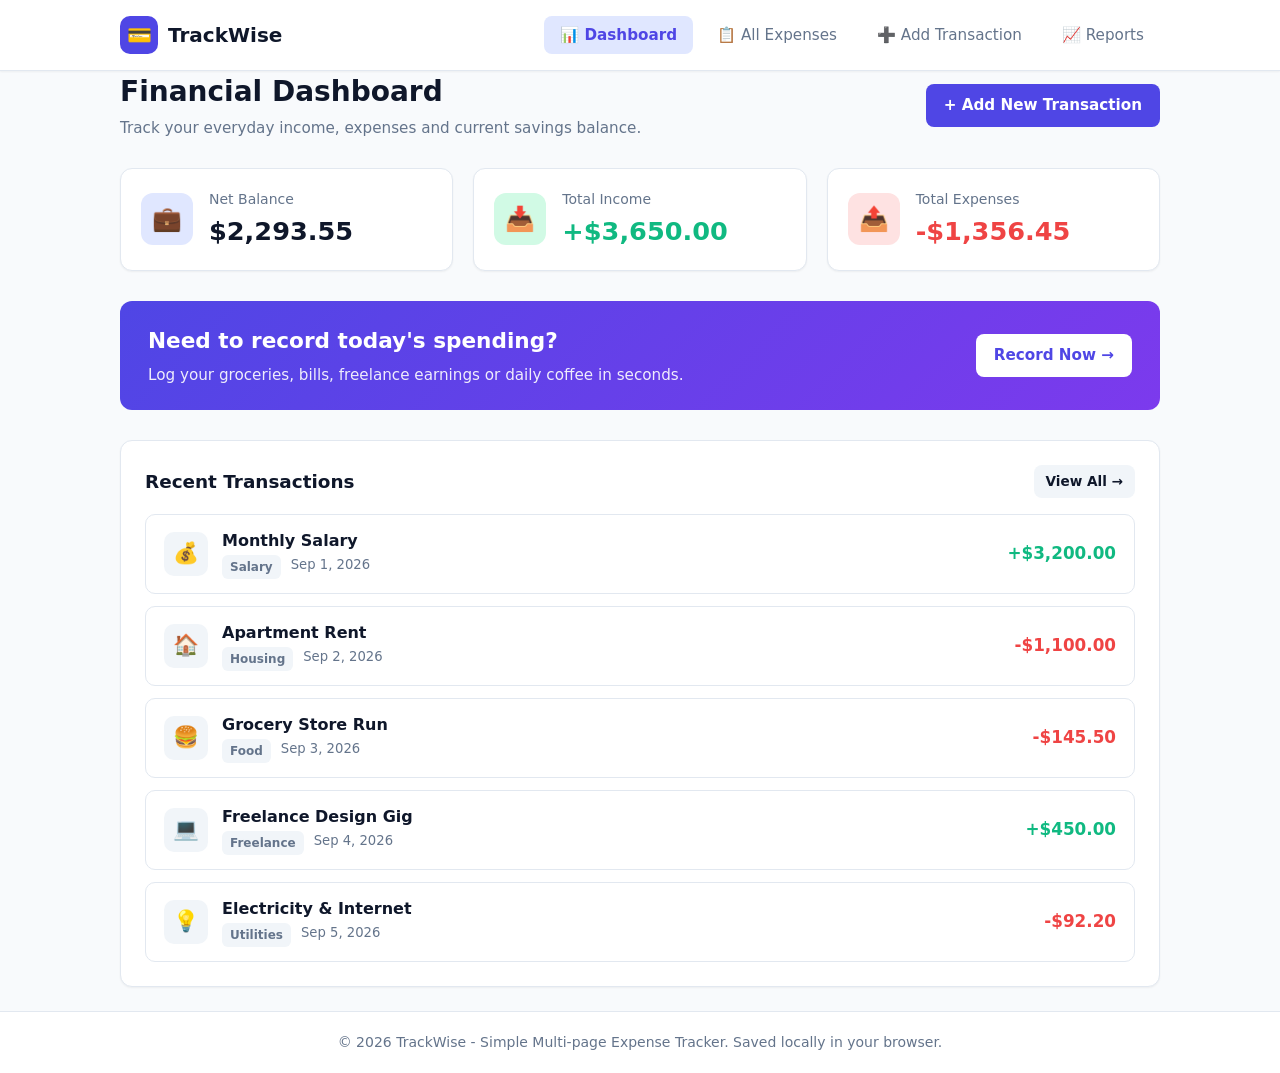
<file: index.html>
<!DOCTYPE html>
<html lang="en">
<head>
  <meta charset="UTF-8">
  <meta name="viewport" content="width=device-width, initial-scale=1.0">
  <title>Dashboard - Simple Expense Tracker</title>
  <link rel="stylesheet" href="css/style.css">
</head>
<body>

  <!-- Top Navigation -->
  <header>
    <div class="container navbar">
      <a href="index.html" class="brand">
        <div class="brand-icon">💳</div>
        <span>TrackWise</span>
      </a>
      <button class="mobile-toggle" aria-label="Toggle navigation">☰</button>
      <ul class="nav-links">
        <li><a href="index.html" class="nav-link">📊 Dashboard</a></li>
        <li><a href="expenses.html" class="nav-link">📋 All Expenses</a></li>
        <li><a href="add-expense.html" class="nav-link">➕ Add Transaction</a></li>
        <li><a href="reports.html" class="nav-link">📈 Reports</a></li>
      </ul>
    </div>
  </header>

  <!-- Main Content Area -->
  <main class="container">
    <div class="page-header">
      <div>
        <h1 class="page-title">Financial Dashboard</h1>
        <p class="page-subtitle">Track your everyday income, expenses and current savings balance.</p>
      </div>
      <div>
        <a href="add-expense.html" class="btn btn-primary">+ Add New Transaction</a>
      </div>
    </div>

    <!-- Stats Overview Cards -->
    <div class="stats-grid">
      <div class="stat-card">
        <div class="stat-icon balance">💼</div>
        <div class="stat-content">
          <div class="stat-label">Net Balance</div>
          <div class="stat-value" id="total-balance">$0.00</div>
        </div>
      </div>
      <div class="stat-card">
        <div class="stat-icon income">📥</div>
        <div class="stat-content">
          <div class="stat-label">Total Income</div>
          <div class="stat-value income" id="total-income">+$0.00</div>
        </div>
      </div>
      <div class="stat-card">
        <div class="stat-icon expense">📤</div>
        <div class="stat-content">
          <div class="stat-label">Total Expenses</div>
          <div class="stat-value expense" id="total-expense">-$0.00</div>
        </div>
      </div>
    </div>

    <!-- Quick Action Banner -->
    <div class="quick-banner">
      <div>
        <h3>Need to record today's spending?</h3>
        <p>Log your groceries, bills, freelance earnings or daily coffee in seconds.</p>
      </div>
      <a href="add-expense.html" class="btn">Record Now &rarr;</a>
    </div>

    <!-- Recent Transactions List -->
    <div class="card">
      <div class="card-title">
        <span>Recent Transactions</span>
        <a href="expenses.html" class="btn btn-secondary btn-sm">View All &rarr;</a>
      </div>

      <div id="recent-list" class="transaction-list">
        <!-- Injected via JavaScript -->
      </div>
    </div>
  </main>

  <!-- Footer -->
  <footer>
    <div class="container">
      <p>&copy; 2026 TrackWise - Simple Multi-page Expense Tracker. Saved locally in your browser.</p>
    </div>
  </footer>

  <script src="js/app.js"></script>
  <script>
    document.addEventListener('DOMContentLoaded', () => {
      const transactions = getTransactions();
      const summary = calculateSummary(transactions);

      // Populate summary
      const balEl = document.getElementById('total-balance');
      balEl.textContent = formatCurrency(summary.balance);
      if (summary.balance < 0) {
        balEl.style.color = 'var(--danger)';
      }

      document.getElementById('total-income').textContent = '+' + formatCurrency(summary.totalIncome);
      document.getElementById('total-expense').textContent = '-' + formatCurrency(summary.totalExpense);

      // Render recent 5 transactions
      const recentContainer = document.getElementById('recent-list');
      const recent = transactions.slice(0, 5);

      if (recent.length === 0) {
        recentContainer.innerHTML = `
          <div class="empty-state">
            <div class="empty-state-icon">💸</div>
            <p>No transactions yet. Start by adding your first expense or income!</p>
          </div>
        `;
        return;
      }

      recentContainer.innerHTML = recent.map(tx => {
        const isIncome = tx.type === 'income';
        const sign = isIncome ? '+' : '-';
        const icon = CATEGORY_ICONS[tx.category] || (isIncome ? '💰' : '💳');
        
        return `
          <div class="transaction-item">
            <div class="tx-left">
              <div class="tx-category-icon">${icon}</div>
              <div>
                <div class="tx-title">${escapeHtml(tx.title)}</div>
                <div class="tx-meta">
                  <span class="badge">${escapeHtml(tx.category)}</span>
                  <span>${formatDate(tx.date)}</span>
                </div>
              </div>
            </div>
            <div class="tx-right">
              <div class="tx-amount ${tx.type}">${sign}${formatCurrency(tx.amount)}</div>
            </div>
          </div>
        `;
      }).join('');
    });

    function escapeHtml(str) {
      if (!str) return '';
      const div = document.createElement('div');
      div.textContent = str;
      return div.innerHTML;
    }
  </script>
</body>
</html>
</file>
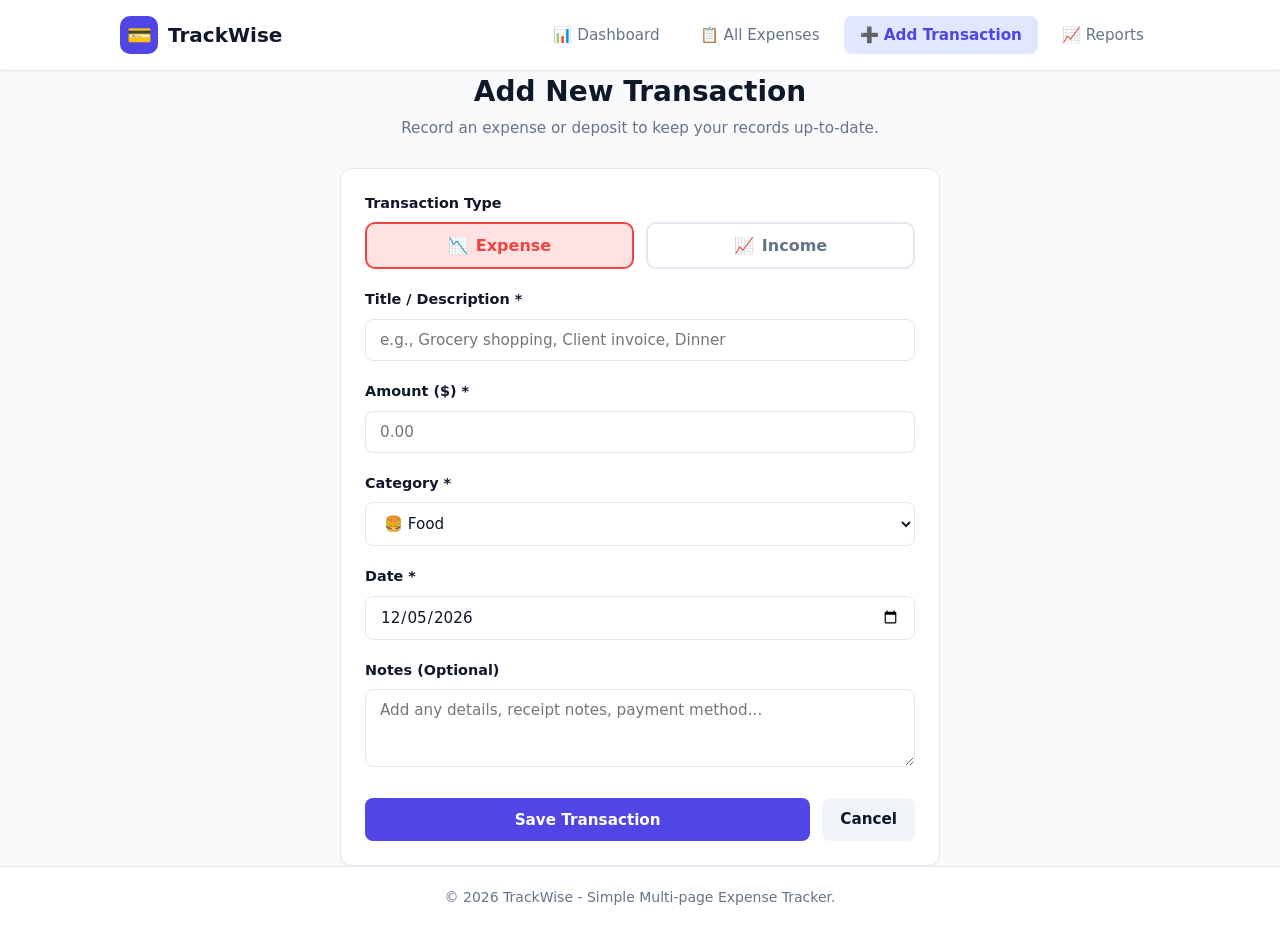
<file: add-expense.html>
<!DOCTYPE html>
<html lang="en">
<head>
  <meta charset="UTF-8">
  <meta name="viewport" content="width=device-width, initial-scale=1.0">
  <title>Add Transaction - Simple Expense Tracker</title>
  <link rel="stylesheet" href="css/style.css">
</head>
<body>

  <!-- Top Navigation -->
  <header>
    <div class="container navbar">
      <a href="index.html" class="brand">
        <div class="brand-icon">💳</div>
        <span>TrackWise</span>
      </a>
      <button class="mobile-toggle" aria-label="Toggle navigation">☰</button>
      <ul class="nav-links">
        <li><a href="index.html" class="nav-link">📊 Dashboard</a></li>
        <li><a href="expenses.html" class="nav-link">📋 All Expenses</a></li>
        <li><a href="add-expense.html" class="nav-link">➕ Add Transaction</a></li>
        <li><a href="reports.html" class="nav-link">📈 Reports</a></li>
      </ul>
    </div>
  </header>

  <!-- Main Content Area -->
  <main class="container">
    <div class="page-header" style="justify-content: center; text-align: center;">
      <div>
        <h1 class="page-title">Add New Transaction</h1>
        <p class="page-subtitle">Record an expense or deposit to keep your records up-to-date.</p>
      </div>
    </div>

    <div class="card form-card">
      <!-- Type Toggle -->
      <label class="form-label">Transaction Type</label>
      <div class="type-toggle-group">
        <button type="button" class="type-toggle-btn active expense" id="btn-type-expense">
          <span>📉</span> Expense
        </button>
        <button type="button" class="type-toggle-btn" id="btn-type-income">
          <span>📈</span> Income
        </button>
      </div>

      <form id="transaction-form">
        <!-- Hidden input for type -->
        <input type="hidden" id="tx-type" value="expense">

        <!-- Title / Description -->
        <div class="form-group">
          <label class="form-label" for="tx-title">Title / Description *</label>
          <input type="text" id="tx-title" class="form-control" placeholder="e.g., Grocery shopping, Client invoice, Dinner" required>
        </div>

        <!-- Amount -->
        <div class="form-group">
          <label class="form-label" for="tx-amount">Amount ($) *</label>
          <input type="number" id="tx-amount" class="form-control" placeholder="0.00" step="0.01" min="0.01" required>
        </div>

        <!-- Category -->
        <div class="form-group">
          <label class="form-label" for="tx-category">Category *</label>
          <select id="tx-category" class="form-control" required>
            <!-- Injected dynamically based on type -->
          </select>
        </div>

        <!-- Date -->
        <div class="form-group">
          <label class="form-label" for="tx-date">Date *</label>
          <input type="date" id="tx-date" class="form-control" required>
        </div>

        <!-- Notes -->
        <div class="form-group">
          <label class="form-label" for="tx-notes">Notes (Optional)</label>
          <textarea id="tx-notes" class="form-control" rows="3" placeholder="Add any details, receipt notes, payment method..."></textarea>
        </div>

        <!-- Submit Buttons -->
        <div style="display: flex; gap: 12px; margin-top: 24px;">
          <button type="submit" class="btn btn-primary" style="flex: 1; justify-content: center;">Save Transaction</button>
          <a href="expenses.html" class="btn btn-secondary">Cancel</a>
        </div>
      </form>
    </div>
  </main>

  <!-- Footer -->
  <footer>
    <div class="container">
      <p>&copy; 2026 TrackWise - Simple Multi-page Expense Tracker.</p>
    </div>
  </footer>

  <script src="js/app.js"></script>
  <script>
    const expenseCategories = [
      'Food', 'Housing', 'Transportation', 'Utilities', 
      'Entertainment', 'Shopping', 'Health', 'Other Expense'
    ];

    const incomeCategories = [
      'Salary', 'Freelance', 'Investments', 'Other Income'
    ];

    const btnExpense = document.getElementById('btn-type-expense');
    const btnIncome = document.getElementById('btn-type-income');
    const typeInput = document.getElementById('tx-type');
    const categorySelect = document.getElementById('tx-category');
    const dateInput = document.getElementById('tx-date');
    const form = document.getElementById('transaction-form');

    // Default to today's date in YYYY-MM-DD
    const today = new Date().toISOString().split('T')[0];
    dateInput.value = today;

    function setType(type) {
      typeInput.value = type;
      if (type === 'expense') {
        btnExpense.className = 'type-toggle-btn active expense';
        btnIncome.className = 'type-toggle-btn';
        populateCategories(expenseCategories);
      } else {
        btnIncome.className = 'type-toggle-btn active income';
        btnExpense.className = 'type-toggle-btn';
        populateCategories(incomeCategories);
      }
    }

    function populateCategories(categories) {
      categorySelect.innerHTML = categories.map(cat => {
        const icon = CATEGORY_ICONS[cat] || '';
        return `<option value="${cat}">${icon} ${cat}</option>`;
      }).join('');
    }

    btnExpense.addEventListener('click', () => setType('expense'));
    btnIncome.addEventListener('click', () => setType('income'));

    // Initialize with expense categories
    populateCategories(expenseCategories);

    // Form Submission
    form.addEventListener('submit', (e) => {
      e.preventDefault();

      const title = document.getElementById('tx-title').value.trim();
      const amount = parseFloat(document.getElementById('tx-amount').value);
      const category = categorySelect.value;
      const date = dateInput.value;
      const notes = document.getElementById('tx-notes').value.trim();
      const type = typeInput.value;

      if (!title || isNaN(amount) || amount <= 0 || !date || !category) {
        alert('Please fill out all required fields with valid values.');
        return;
      }

      addTransaction({
        title,
        amount,
        type,
        category,
        date,
        notes
      });

      showToast(`Added ${type === 'income' ? 'Income' : 'Expense'}: ${title}`);

      // Short delay then navigate to expenses page
      setTimeout(() => {
        window.location.href = 'expenses.html';
      }, 700);
    });
  </script>
</body>
</html>
</file>
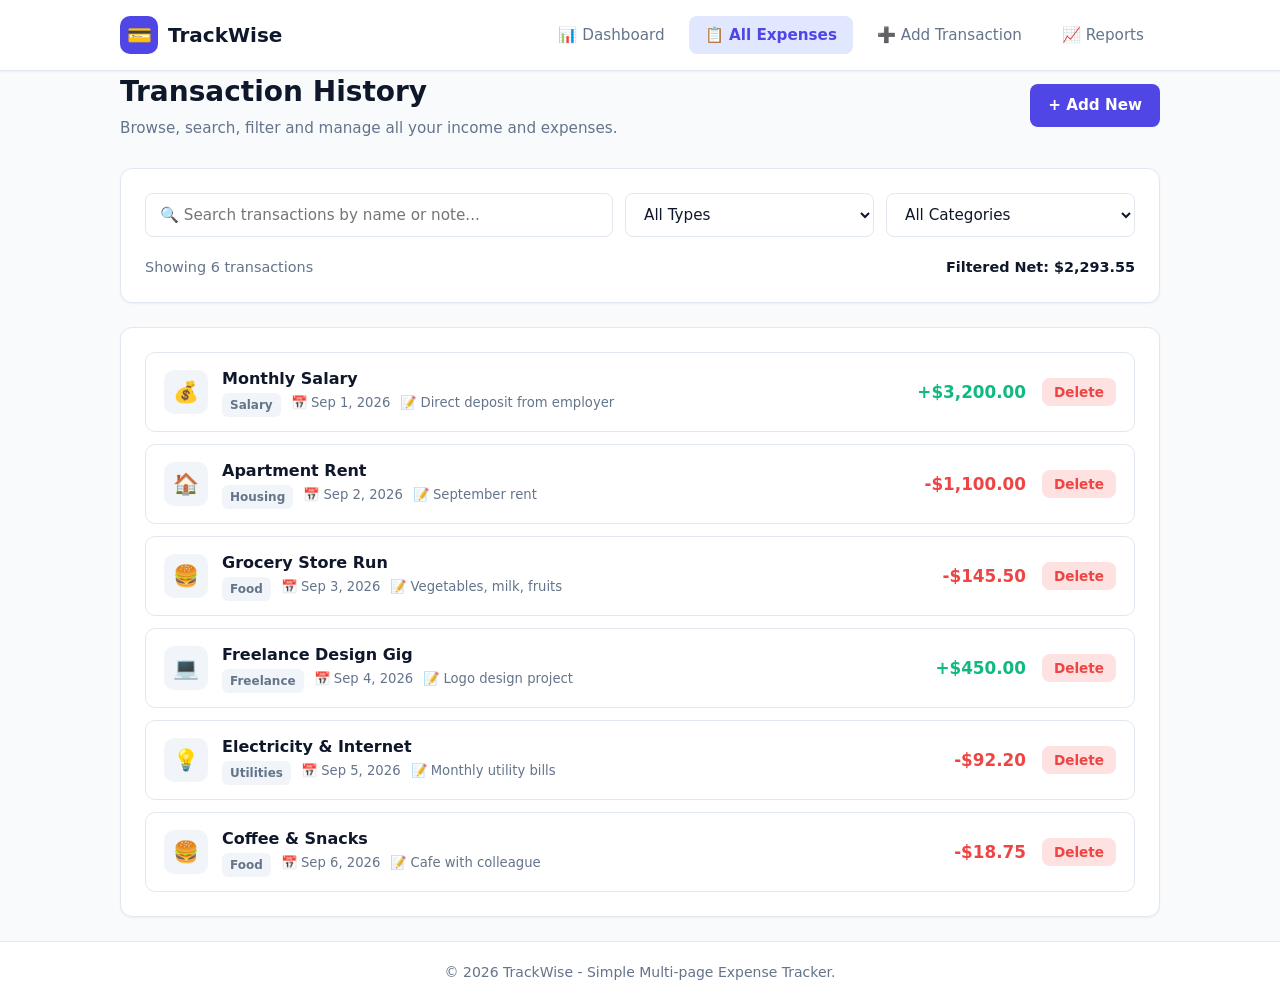
<file: expenses.html>
<!DOCTYPE html>
<html lang="en">
<head>
  <meta charset="UTF-8">
  <meta name="viewport" content="width=device-width, initial-scale=1.0">
  <title>All Expenses - Simple Expense Tracker</title>
  <link rel="stylesheet" href="css/style.css">
</head>
<body>

  <!-- Top Navigation -->
  <header>
    <div class="container navbar">
      <a href="index.html" class="brand">
        <div class="brand-icon">💳</div>
        <span>TrackWise</span>
      </a>
      <button class="mobile-toggle" aria-label="Toggle navigation">☰</button>
      <ul class="nav-links">
        <li><a href="index.html" class="nav-link">📊 Dashboard</a></li>
        <li><a href="expenses.html" class="nav-link">📋 All Expenses</a></li>
        <li><a href="add-expense.html" class="nav-link">➕ Add Transaction</a></li>
        <li><a href="reports.html" class="nav-link">📈 Reports</a></li>
      </ul>
    </div>
  </header>

  <!-- Main Content -->
  <main class="container">
    <div class="page-header">
      <div>
        <h1 class="page-title">Transaction History</h1>
        <p class="page-subtitle">Browse, search, filter and manage all your income and expenses.</p>
      </div>
      <div>
        <a href="add-expense.html" class="btn btn-primary">+ Add New</a>
      </div>
    </div>

    <!-- Filter & Search Card -->
    <div class="card">
      <div class="filter-bar">
        <input type="text" id="search-input" class="form-control search-input" placeholder="🔍 Search transactions by name or note...">
        
        <select id="type-filter" class="form-control filter-select">
          <option value="all">All Types</option>
          <option value="expense">Expenses Only</option>
          <option value="income">Income Only</option>
        </select>

        <select id="category-filter" class="form-control filter-select">
          <option value="all">All Categories</option>
        </select>
      </div>

      <div style="display: flex; justify-content: space-between; align-items: center; font-size: 0.9rem; color: var(--text-muted);">
        <span id="result-count">Showing 0 transactions</span>
        <span id="filter-total" style="font-weight: 600; color: var(--text-dark);"></span>
      </div>
    </div>

    <!-- Transaction List Container -->
    <div class="card">
      <div id="all-transactions-list" class="transaction-list">
        <!-- Injected via JS -->
      </div>
    </div>
  </main>

  <!-- Footer -->
  <footer>
    <div class="container">
      <p>&copy; 2026 TrackWise - Simple Multi-page Expense Tracker.</p>
    </div>
  </footer>

  <script src="js/app.js"></script>
  <script>
    let currentTransactions = [];

    document.addEventListener('DOMContentLoaded', () => {
      currentTransactions = getTransactions();
      populateCategoryDropdown();
      renderList();

      document.getElementById('search-input').addEventListener('input', renderList);
      document.getElementById('type-filter').addEventListener('change', renderList);
      document.getElementById('category-filter').addEventListener('change', renderList);
    });

    function populateCategoryDropdown() {
      const select = document.getElementById('category-filter');
      const categories = new Set();
      currentTransactions.forEach(t => {
        if (t.category) categories.add(t.category);
      });

      select.innerHTML = '<option value="all">All Categories</option>' + 
        Array.from(categories).sort().map(cat => `<option value="${cat}">${cat}</option>`).join('');
    }

    function renderList() {
      const searchTerm = document.getElementById('search-input').value.toLowerCase().trim();
      const typeFilter = document.getElementById('type-filter').value;
      const categoryFilter = document.getElementById('category-filter').value;

      const filtered = currentTransactions.filter(tx => {
        const matchesSearch = tx.title.toLowerCase().includes(searchTerm) || 
                              (tx.notes && tx.notes.toLowerCase().includes(searchTerm));
        const matchesType = typeFilter === 'all' || tx.type === typeFilter;
        const matchesCategory = categoryFilter === 'all' || tx.category === categoryFilter;

        return matchesSearch && matchesType && matchesCategory;
      });

      // Update counter
      document.getElementById('result-count').textContent = `Showing ${filtered.length} transaction${filtered.length === 1 ? '' : 's'}`;

      // Calculate total for filtered list
      let sum = 0;
      filtered.forEach(t => {
        const amt = parseFloat(t.amount) || 0;
        sum += (t.type === 'income' ? amt : -amt);
      });
      document.getElementById('filter-total').textContent = `Filtered Net: ${formatCurrency(sum)}`;

      const container = document.getElementById('all-transactions-list');
      if (filtered.length === 0) {
        container.innerHTML = `
          <div class="empty-state">
            <div class="empty-state-icon">🔍</div>
            <p>No matching transactions found. Try adjusting your search or filters.</p>
          </div>
        `;
        return;
      }

      container.innerHTML = filtered.map(tx => {
        const isIncome = tx.type === 'income';
        const sign = isIncome ? '+' : '-';
        const icon = CATEGORY_ICONS[tx.category] || (isIncome ? '💰' : '💳');
        
        return `
          <div class="transaction-item" id="item-${tx.id}">
            <div class="tx-left">
              <div class="tx-category-icon">${icon}</div>
              <div>
                <div class="tx-title">${escapeHtml(tx.title)}</div>
                <div class="tx-meta">
                  <span class="badge">${escapeHtml(tx.category)}</span>
                  <span>📅 ${formatDate(tx.date)}</span>
                  ${tx.notes ? `<span title="${escapeHtml(tx.notes)}">📝 ${escapeHtml(tx.notes)}</span>` : ''}
                </div>
              </div>
            </div>
            <div class="tx-right">
              <div class="tx-amount ${tx.type}">${sign}${formatCurrency(tx.amount)}</div>
              <button class="btn btn-danger btn-sm" onclick="handleDelete('${tx.id}', '${escapeHtml(tx.title)}')">Delete</button>
            </div>
          </div>
        `;
      }).join('');
    }

    function handleDelete(id, title) {
      if (confirm(`Are you sure you want to delete "${title}"?`)) {
        deleteTransaction(id);
        currentTransactions = getTransactions();
        populateCategoryDropdown();
        renderList();
        showToast(`Transaction "${title}" deleted`);
      }
    }

    function escapeHtml(str) {
      if (!str) return '';
      const div = document.createElement('div');
      div.textContent = str;
      return div.innerHTML;
    }
  </script>
</body>
</html>
</file>
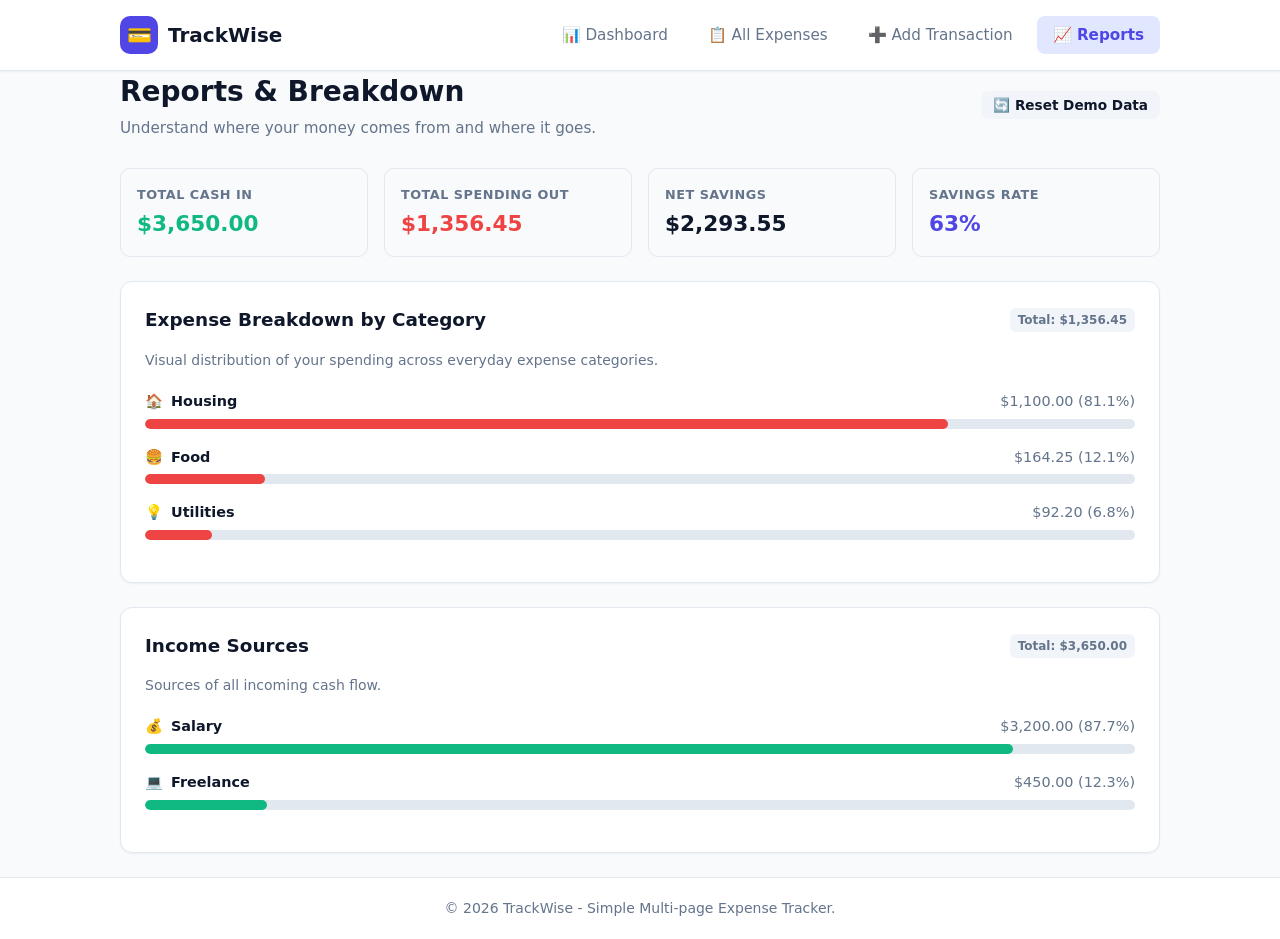
<file: reports.html>
<!DOCTYPE html>
<html lang="en">
<head>
  <meta charset="UTF-8">
  <meta name="viewport" content="width=device-width, initial-scale=1.0">
  <title>Reports & Analytics - Simple Expense Tracker</title>
  <link rel="stylesheet" href="css/style.css">
</head>
<body>

  <!-- Top Navigation -->
  <header>
    <div class="container navbar">
      <a href="index.html" class="brand">
        <div class="brand-icon">💳</div>
        <span>TrackWise</span>
      </a>
      <button class="mobile-toggle" aria-label="Toggle navigation">☰</button>
      <ul class="nav-links">
        <li><a href="index.html" class="nav-link">📊 Dashboard</a></li>
        <li><a href="expenses.html" class="nav-link">📋 All Expenses</a></li>
        <li><a href="add-expense.html" class="nav-link">➕ Add Transaction</a></li>
        <li><a href="reports.html" class="nav-link">📈 Reports</a></li>
      </ul>
    </div>
  </header>

  <!-- Main Content Area -->
  <main class="container">
    <div class="page-header">
      <div>
        <h1 class="page-title">Reports & Breakdown</h1>
        <p class="page-subtitle">Understand where your money comes from and where it goes.</p>
      </div>
      <div>
        <button id="btn-reset-demo" class="btn btn-secondary btn-sm" title="Restore sample demo records">🔄 Reset Demo Data</button>
      </div>
    </div>

    <!-- Financial Performance Highlights -->
    <div class="summary-grid">
      <div class="summary-box">
        <div class="summary-box-label">Total Cash In</div>
        <div class="summary-box-val" style="color: var(--success);" id="rep-income">$0.00</div>
      </div>
      <div class="summary-box">
        <div class="summary-box-label">Total Spending Out</div>
        <div class="summary-box-val" style="color: var(--danger);" id="rep-expense">$0.00</div>
      </div>
      <div class="summary-box">
        <div class="summary-box-label">Net Savings</div>
        <div class="summary-box-val" id="rep-savings">$0.00</div>
      </div>
      <div class="summary-box">
        <div class="summary-box-label">Savings Rate</div>
        <div class="summary-box-val" style="color: var(--primary);" id="rep-rate">0%</div>
      </div>
    </div>

    <!-- Expense by Category Breakdown -->
    <div class="card">
      <div class="card-title">
        <span>Expense Breakdown by Category</span>
        <span id="total-exp-tag" class="badge">Total: $0.00</span>
      </div>
      <p style="color: var(--text-muted); font-size: 0.875rem; margin-bottom: 20px;">
        Visual distribution of your spending across everyday expense categories.
      </p>
      <div id="expense-bars-container">
        <!-- Injected via JavaScript -->
      </div>
    </div>

    <!-- Income by Category Breakdown -->
    <div class="card">
      <div class="card-title">
        <span>Income Sources</span>
        <span id="total-inc-tag" class="badge">Total: $0.00</span>
      </div>
      <p style="color: var(--text-muted); font-size: 0.875rem; margin-bottom: 20px;">
        Sources of all incoming cash flow.
      </p>
      <div id="income-bars-container">
        <!-- Injected via JavaScript -->
      </div>
    </div>
  </main>

  <!-- Footer -->
  <footer>
    <div class="container">
      <p>&copy; 2026 TrackWise - Simple Multi-page Expense Tracker.</p>
    </div>
  </footer>

  <script src="js/app.js"></script>
  <script>
    document.addEventListener('DOMContentLoaded', () => {
      renderReports();

      document.getElementById('btn-reset-demo').addEventListener('click', () => {
        if (confirm('Reset transactions back to sample demo data? Any custom entries will be replaced.')) {
          localStorage.setItem(STORAGE_KEY, JSON.stringify(DEFAULT_TRANSACTIONS));
          renderReports();
          showToast('Sample demo transactions restored!');
        }
      });
    });

    function renderReports() {
      const transactions = getTransactions();
      const summary = calculateSummary(transactions);

      document.getElementById('rep-income').textContent = formatCurrency(summary.totalIncome);
      document.getElementById('rep-expense').textContent = formatCurrency(summary.totalExpense);
      
      const savEl = document.getElementById('rep-savings');
      savEl.textContent = formatCurrency(summary.balance);
      savEl.style.color = summary.balance >= 0 ? 'var(--text-dark)' : 'var(--danger)';

      const rate = summary.totalIncome > 0 
        ? Math.max(0, Math.round(((summary.totalIncome - summary.totalExpense) / summary.totalIncome) * 100))
        : 0;
      document.getElementById('rep-rate').textContent = `${rate}%`;

      document.getElementById('total-exp-tag').textContent = `Total: ${formatCurrency(summary.totalExpense)}`;
      document.getElementById('total-inc-tag').textContent = `Total: ${formatCurrency(summary.totalIncome)}`;

      // Expense Breakdown
      renderBreakdown(
        transactions.filter(t => t.type === 'expense'), 
        summary.totalExpense, 
        'expense-bars-container', 
        'var(--danger)'
      );

      // Income Breakdown
      renderBreakdown(
        transactions.filter(t => t.type === 'income'), 
        summary.totalIncome, 
        'income-bars-container', 
        'var(--success)'
      );
    }

    function renderBreakdown(items, totalAmount, containerId, barColor) {
      const container = document.getElementById(containerId);

      if (items.length === 0 || totalAmount === 0) {
        container.innerHTML = `
          <div class="empty-state" style="padding: 24px;">
            <p>No records to display for this breakdown.</p>
          </div>
        `;
        return;
      }

      // Group amounts by category
      const catTotals = {};
      items.forEach(t => {
        const cat = t.category || 'Other';
        const amt = parseFloat(t.amount) || 0;
        catTotals[cat] = (catTotals[cat] || 0) + amt;
      });

      // Sort categories descending by amount
      const sortedCategories = Object.keys(catTotals).sort((a, b) => catTotals[b] - catTotals[a]);

      container.innerHTML = sortedCategories.map(cat => {
        const amt = catTotals[cat];
        const pct = ((amt / totalAmount) * 100).toFixed(1);
        const icon = CATEGORY_ICONS[cat] || '🏷️';

        return `
          <div class="category-progress-item">
            <div class="cat-progress-header">
              <span class="cat-progress-name">
                <span>${icon}</span>
                <span>${escapeHtml(cat)}</span>
              </span>
              <span class="cat-progress-val">${formatCurrency(amt)} (${pct}%)</span>
            </div>
            <div class="progress-bar-bg">
              <div class="progress-bar-fill" style="width: ${pct}%; background: ${barColor};"></div>
            </div>
          </div>
        `;
      }).join('');
    }

    function escapeHtml(str) {
      if (!str) return '';
      const div = document.createElement('div');
      div.textContent = str;
      return div.innerHTML;
    }
  </script>
</body>
</html>
</file>
<file: css/style.css>
:root {
  --primary: #4f46e5;
  --primary-hover: #4338ca;
  --primary-light: #e0e7ff;
  --success: #10b981;
  --success-light: #d1fae5;
  --danger: #ef4444;
  --danger-light: #fee2e2;
  --warning: #f59e0b;
  --warning-light: #fef3c7;
  --bg-main: #f8fafc;
  --bg-card: #ffffff;
  --text-dark: #0f172a;
  --text-muted: #64748b;
  --border: #e2e8f0;
  --radius: 12px;
  --shadow-sm: 0 1px 2px 0 rgb(0 0 0 / 0.05);
  --shadow: 0 4px 6px -1px rgb(0 0 0 / 0.1), 0 2px 4px -2px rgb(0 0 0 / 0.1);
  --shadow-lg: 0 10px 15px -3px rgb(0 0 0 / 0.1), 0 4px 6px -4px rgb(0 0 0 / 0.1);
}

* {
  box-sizing: border-box;
  margin: 0;
  padding: 0;
  font-family: 'Segoe UI', system-ui, -apple-system, BlinkMacSystemFont, Roboto, sans-serif;
}

body {
  background-color: var(--bg-main);
  color: var(--text-dark);
  line-height: 1.5;
  min-height: 100vh;
  display: flex;
  flex-direction: column;
}

/* Container */
.container {
  max-width: 1080px;
  margin: 0 auto;
  padding: 0 20px;
  width: 100%;
}

/* Header & Navbar */
header {
  background: var(--bg-card);
  border-bottom: 1px solid var(--border);
  position: sticky;
  top: 0;
  z-index: 100;
  box-shadow: var(--shadow-sm);
}

.navbar {
  display: flex;
  justify-content: space-between;
  align-items: center;
  height: 70px;
}

.brand {
  display: flex;
  align-items: center;
  gap: 10px;
  font-weight: 700;
  font-size: 1.25rem;
  color: var(--text-dark);
  text-decoration: none;
}

.brand-icon {
  background: var(--primary);
  color: white;
  width: 38px;
  height: 38px;
  border-radius: 10px;
  display: flex;
  align-items: center;
  justify-content: center;
  font-size: 1.25rem;
}

.nav-links {
  display: flex;
  list-style: none;
  gap: 8px;
}

.nav-link {
  text-decoration: none;
  color: var(--text-muted);
  padding: 8px 16px;
  border-radius: 8px;
  font-weight: 500;
  font-size: 0.95rem;
  transition: all 0.2s ease;
  display: flex;
  align-items: center;
  gap: 6px;
}

.nav-link:hover {
  color: var(--primary);
  background: var(--primary-light);
}

.nav-link.active {
  color: var(--primary);
  background: var(--primary-light);
  font-weight: 600;
}

/* Mobile Nav Toggle */
.mobile-toggle {
  display: none;
  background: none;
  border: none;
  font-size: 1.5rem;
  color: var(--text-dark);
  cursor: pointer;
}

/* Main Content */
main {
  flex: 1;
  padding: 32px 0 60px 0;
}

.page-header {
  margin-bottom: 28px;
  display: flex;
  justify-content: space-between;
  align-items: center;
  flex-wrap: wrap;
  gap: 16px;
}

.page-title {
  font-size: 1.75rem;
  font-weight: 700;
  color: var(--text-dark);
}

.page-subtitle {
  color: var(--text-muted);
  font-size: 0.95rem;
  margin-top: 4px;
}

/* Buttons */
.btn {
  display: inline-flex;
  align-items: center;
  gap: 8px;
  padding: 10px 18px;
  border-radius: 8px;
  font-weight: 600;
  font-size: 0.95rem;
  border: none;
  cursor: pointer;
  text-decoration: none;
  transition: all 0.2s ease;
}

.btn-primary {
  background: var(--primary);
  color: white;
}

.btn-primary:hover {
  background: var(--primary-hover);
  box-shadow: 0 4px 12px rgba(79, 70, 229, 0.25);
}

.btn-secondary {
  background: #f1f5f9;
  color: var(--text-dark);
}

.btn-secondary:hover {
  background: #e2e8f0;
}

.btn-danger {
  background: var(--danger-light);
  color: var(--danger);
}

.btn-danger:hover {
  background: #fca5a5;
  color: #991b1b;
}

.btn-sm {
  padding: 6px 12px;
  font-size: 0.85rem;
}

/* Cards */
.card {
  background: var(--bg-card);
  border-radius: var(--radius);
  border: 1px solid var(--border);
  box-shadow: var(--shadow-sm);
  padding: 24px;
  margin-bottom: 24px;
}

.card-title {
  font-size: 1.15rem;
  font-weight: 600;
  color: var(--text-dark);
  margin-bottom: 16px;
  display: flex;
  justify-content: space-between;
  align-items: center;
}

/* Metrics / Stats Grid */
.stats-grid {
  display: grid;
  grid-template-columns: repeat(auto-fit, minmax(260px, 1fr));
  gap: 20px;
  margin-bottom: 30px;
}

.stat-card {
  background: var(--bg-card);
  border-radius: var(--radius);
  border: 1px solid var(--border);
  padding: 20px;
  box-shadow: var(--shadow-sm);
  display: flex;
  align-items: center;
  gap: 16px;
  transition: transform 0.15s ease, box-shadow 0.15s ease;
}

.stat-card:hover {
  transform: translateY(-2px);
  box-shadow: var(--shadow);
}

.stat-icon {
  width: 52px;
  height: 52px;
  border-radius: 12px;
  display: flex;
  align-items: center;
  justify-content: center;
  font-size: 1.5rem;
}

.stat-icon.balance {
  background: var(--primary-light);
  color: var(--primary);
}

.stat-icon.income {
  background: var(--success-light);
  color: var(--success);
}

.stat-icon.expense {
  background: var(--danger-light);
  color: var(--danger);
}

.stat-content {
  flex: 1;
}

.stat-label {
  font-size: 0.875rem;
  color: var(--text-muted);
  font-weight: 500;
}

.stat-value {
  font-size: 1.6rem;
  font-weight: 700;
  color: var(--text-dark);
  margin-top: 2px;
}

.stat-value.income {
  color: var(--success);
}

.stat-value.expense {
  color: var(--danger);
}

/* Quick Action Banner */
.quick-banner {
  background: linear-gradient(135deg, #4f46e5 0%, #7c3aed 100%);
  color: white;
  border-radius: var(--radius);
  padding: 24px 28px;
  margin-bottom: 30px;
  display: flex;
  justify-content: space-between;
  align-items: center;
  flex-wrap: wrap;
  gap: 20px;
}

.quick-banner h3 {
  font-size: 1.35rem;
  margin-bottom: 6px;
}

.quick-banner p {
  opacity: 0.9;
  font-size: 0.95rem;
}

.quick-banner .btn {
  background: white;
  color: var(--primary);
  font-weight: 600;
}

.quick-banner .btn:hover {
  background: #f8fafc;
}

/* Transactions Table / List */
.transaction-list {
  display: flex;
  flex-direction: column;
  gap: 12px;
}

.transaction-item {
  background: var(--bg-card);
  border: 1px solid var(--border);
  border-radius: 10px;
  padding: 14px 18px;
  display: flex;
  align-items: center;
  justify-content: space-between;
  transition: all 0.15s ease;
}

.transaction-item:hover {
  border-color: #cbd5e1;
  box-shadow: var(--shadow-sm);
}

.tx-left {
  display: flex;
  align-items: center;
  gap: 14px;
}

.tx-category-icon {
  width: 44px;
  height: 44px;
  border-radius: 10px;
  background: #f1f5f9;
  display: flex;
  align-items: center;
  justify-content: center;
  font-size: 1.3rem;
}

.tx-title {
  font-weight: 600;
  color: var(--text-dark);
  font-size: 1rem;
}

.tx-meta {
  font-size: 0.825rem;
  color: var(--text-muted);
  display: flex;
  gap: 10px;
  margin-top: 2px;
}

.tx-right {
  display: flex;
  align-items: center;
  gap: 16px;
}

.tx-amount {
  font-weight: 700;
  font-size: 1.05rem;
}

.tx-amount.income {
  color: var(--success);
}

.tx-amount.expense {
  color: var(--danger);
}

/* Category Badges */
.badge {
  display: inline-block;
  padding: 3px 8px;
  border-radius: 6px;
  font-size: 0.75rem;
  font-weight: 600;
  background: #f1f5f9;
  color: var(--text-muted);
}

/* Forms */
.form-card {
  max-width: 600px;
  margin: 0 auto;
}

.form-group {
  margin-bottom: 20px;
}

.form-label {
  display: block;
  font-size: 0.9rem;
  font-weight: 600;
  color: var(--text-dark);
  margin-bottom: 8px;
}

.form-control {
  width: 100%;
  padding: 11px 14px;
  border: 1px solid var(--border);
  border-radius: 8px;
  font-size: 0.95rem;
  color: var(--text-dark);
  background: #ffffff;
  outline: none;
  transition: border-color 0.15s ease, box-shadow 0.15s ease;
}

.form-control:focus {
  border-color: var(--primary);
  box-shadow: 0 0 0 3px rgba(79, 70, 229, 0.15);
}

/* Type Toggle Buttons (Income vs Expense) */
.type-toggle-group {
  display: flex;
  gap: 12px;
  margin-bottom: 20px;
}

.type-toggle-btn {
  flex: 1;
  padding: 12px;
  border: 2px solid var(--border);
  border-radius: 10px;
  background: white;
  cursor: pointer;
  font-weight: 600;
  display: flex;
  align-items: center;
  justify-content: center;
  gap: 8px;
  font-size: 1rem;
  color: var(--text-muted);
  transition: all 0.2s ease;
}

.type-toggle-btn.active.expense {
  border-color: var(--danger);
  background: var(--danger-light);
  color: var(--danger);
}

.type-toggle-btn.active.income {
  border-color: var(--success);
  background: var(--success-light);
  color: var(--success);
}

/* Search and Filters Bar */
.filter-bar {
  display: flex;
  gap: 12px;
  margin-bottom: 20px;
  flex-wrap: wrap;
}

.search-input {
  flex: 2;
  min-width: 220px;
}

.filter-select {
  flex: 1;
  min-width: 160px;
}

/* Reports & Progress Bars */
.category-progress-item {
  margin-bottom: 18px;
}

.cat-progress-header {
  display: flex;
  justify-content: space-between;
  margin-bottom: 6px;
  font-size: 0.9rem;
}

.cat-progress-name {
  font-weight: 600;
  display: flex;
  align-items: center;
  gap: 8px;
}

.cat-progress-val {
  color: var(--text-muted);
  font-weight: 500;
}

.progress-bar-bg {
  width: 100%;
  height: 10px;
  background: #e2e8f0;
  border-radius: 5px;
  overflow: hidden;
}

.progress-bar-fill {
  height: 100%;
  background: var(--primary);
  border-radius: 5px;
  transition: width 0.4s ease;
}

/* Summary Grid for Reports */
.summary-grid {
  display: grid;
  grid-template-columns: repeat(auto-fit, minmax(220px, 1fr));
  gap: 16px;
  margin-bottom: 24px;
}

.summary-box {
  background: #f8fafc;
  border: 1px solid var(--border);
  border-radius: 10px;
  padding: 16px;
}

.summary-box-label {
  font-size: 0.8rem;
  color: var(--text-muted);
  text-transform: uppercase;
  letter-spacing: 0.5px;
  font-weight: 600;
}

.summary-box-val {
  font-size: 1.35rem;
  font-weight: 700;
  margin-top: 4px;
}

/* Empty State */
.empty-state {
  text-align: center;
  padding: 48px 20px;
  color: var(--text-muted);
}

.empty-state-icon {
  font-size: 3rem;
  margin-bottom: 12px;
  opacity: 0.7;
}

/* Footer */
footer {
  background: var(--bg-card);
  border-top: 1px solid var(--border);
  text-align: center;
  padding: 20px 0;
  color: var(--text-muted);
  font-size: 0.875rem;
  margin-top: auto;
}

/* Toast Notification */
.toast {
  position: fixed;
  bottom: 24px;
  right: 24px;
  background: #1e293b;
  color: white;
  padding: 12px 20px;
  border-radius: 8px;
  box-shadow: var(--shadow-lg);
  font-size: 0.9rem;
  display: flex;
  align-items: center;
  gap: 8px;
  transform: translateY(100px);
  opacity: 0;
  transition: all 0.3s cubic-bezier(0.16, 1, 0.3, 1);
  z-index: 1000;
}

.toast.show {
  transform: translateY(0);
  opacity: 1;
}

/* Responsive */
@media (max-width: 768px) {
  .mobile-toggle {
    display: block;
  }
  .nav-links {
    display: none;
    position: absolute;
    top: 70px;
    left: 0;
    width: 100%;
    background: var(--bg-card);
    flex-direction: column;
    padding: 16px;
    box-shadow: var(--shadow);
    border-bottom: 1px solid var(--border);
  }
  .nav-links.open {
    display: flex;
  }
  .transaction-item {
    flex-direction: column;
    align-items: flex-start;
    gap: 12px;
  }
  .tx-right {
    width: 100%;
    justify-content: space-between;
  }
}
</file>
